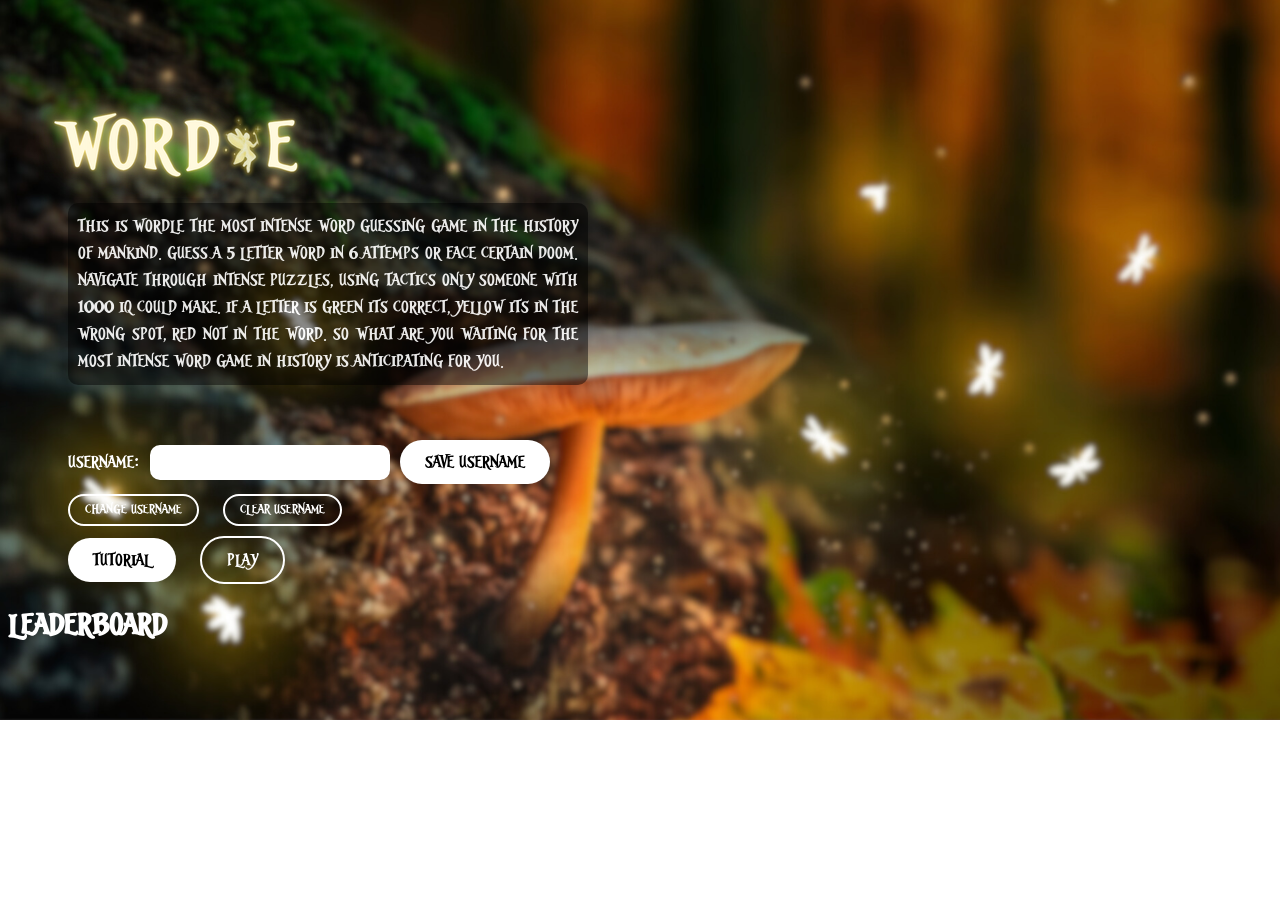
<file: index.html>
<!DOCTYPE html>
<html>

<head>
    <title>CR's AA Wordle</title>

    <meta charset="UTF-8">
    <meta name="author" content="CR's AA">
    <link rel="stylesheet" href="index.css">
</head>

<body onload="leaderboard()" >
    <header>
        <img class="logo" src="imgs/logo.png">
    </header>

    <p class="info">
        This is WORDLE the most intense word guessing game in the history of mankind. Guess a 5 letter word in 6 attemps
        or face certain doom. Navigate through intense puzzles, using tactics only someone with 1000 IQ could make. If a
        letter is green its correct, yellow its in the wrong spot, red not in the word. So what are you waiting for the
        most intense word game in history is anticipating for you.
    </p>

    <p id="result"></p>

    <form name="player-form" onsubmit="return validateForm()">
        <label for="username">Username:</label>
        <input type="text" name="username" id="username">

        <button type="submit" onclick="return saveUsername()">Save Username</button>

    </form>

    <div>
        <button id="changeUsername" type="button" onclick="changeUsername()">Change Username</button>
        <button id="clearUsername" type="button" onclick="clearUsername()">Clear Username</button>
    </div>

    <div>
        <button id="tutorialButton" type="button" onclick="location.href='tutorial.html'">Tutorial</button>
        <button id="playButton" type="button" onclick="location.href='level.html'">Play</button>
    </div>

    <div>
        <h1>Leaderboard</h1>
        <p id="leaderboard"></p>
    </div>


    <script src="index.js"></script>
</body>

</html>
</file>
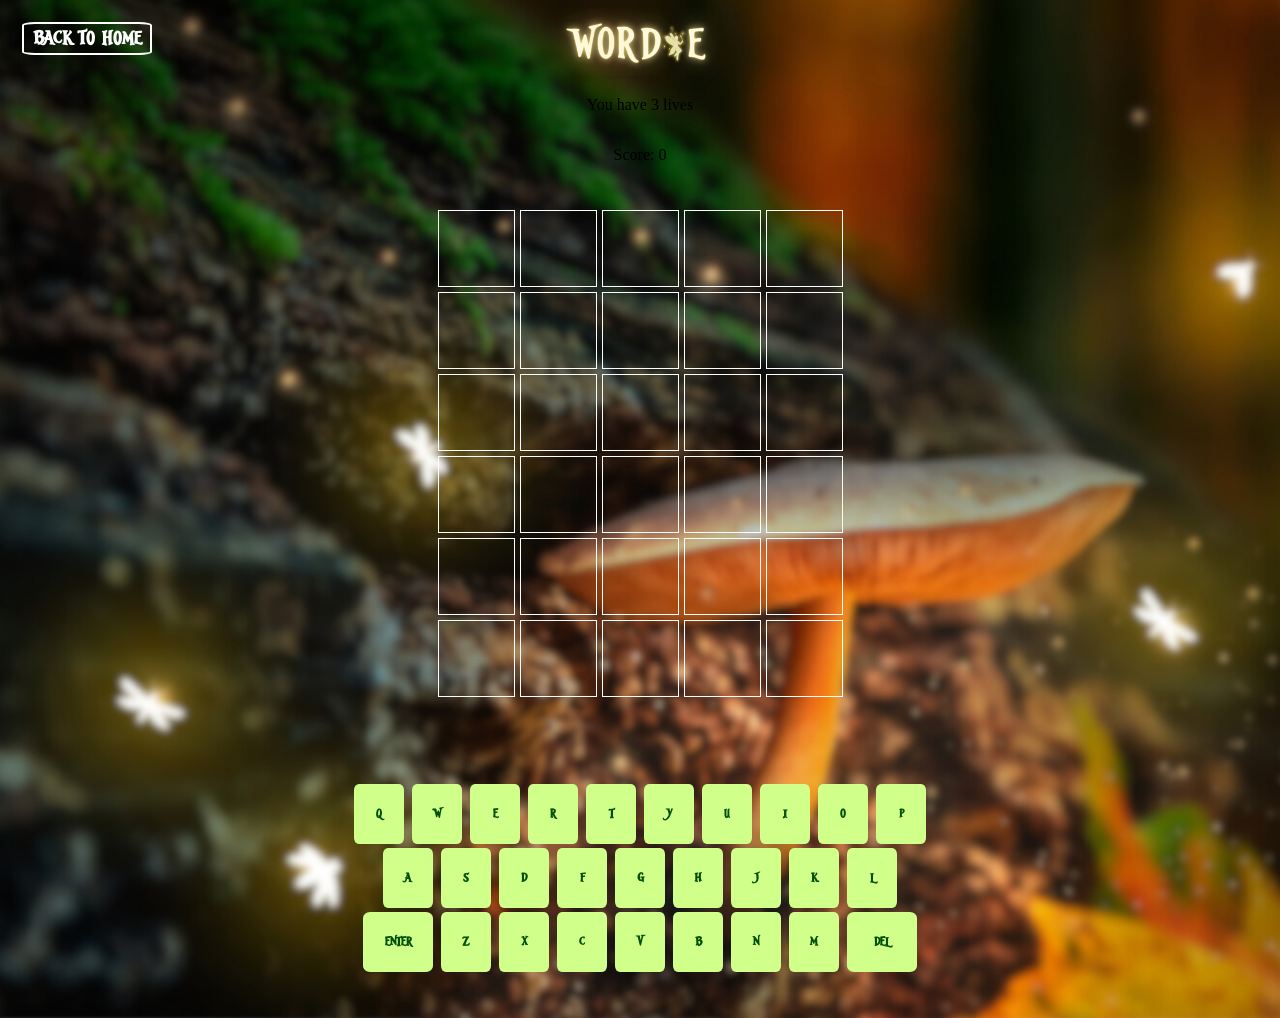
<file: game.html>
<!DOCTYPE html>
<html>

<head>
    <title>CR's AA Wordle</title>

    <meta charset="UTF-8">
    <meta name="author" content="CR's AA">
    <link rel="stylesheet" href="game.css">
</head>

<body>
    <button id="homeButton" type="button" onclick="location.href='index.html'">Back to Home</button>

    <header>
        <img class="logo" src="imgs/logo.png">
    </header>

    <p id="lives">You have 3 lives</p>
    <p id="score">Score: 0</p>

    <table>

        <tr>
            <td id="r1c1"></td>
            <td id="r1c2"></td>
            <td id="r1c3"></td>
            <td id="r1c4"></td>
            <td id="r1c5"></td>
        </tr>

        <tr>
            <td id="r2c1"></td>
            <td id="r2c2"></td>
            <td id="r2c3"></td>
            <td id="r2c4"></td>
            <td id="r2c5"></td>
        </tr>

        <tr>
            <td id="r3c1"></td>
            <td id="r3c2"></td>
            <td id="r3c3"></td>
            <td id="r3c4"></td>
            <td id="r3c5"></td>
        </tr>

        <tr>
            <td id="r4c1"></td>
            <td id="r4c2"></td>
            <td id="r4c3"></td>
            <td id="r4c4"></td>
            <td id="r4c5"></td>
        </tr>

        <tr>
            <td id="r5c1"></td>
            <td id="r5c2"></td>
            <td id="r5c3"></td>
            <td id="r5c4"></td>
            <td id="r5c5"></td>
        </tr>

        <tr>
            <td id="r6c1"></td>
            <td id="r6c2"></td>
            <td id="r6c3"></td>
            <td id="r6c4"></td>
            <td id="r6c5"></td>
        </tr>

    </table>

    <section class="response">
        <p id="result"></p>
        <button id="nxtPlayerButton" type="button" onclick="newPlayerButton(); location.href='index.html'">New
            Player</button>
        <button id="next" type="button" onclick="nextButton()">NEXT</button>
    </section>

    <section class="keyboard">
        <div class="keyRow">
            <button id="Q" type="button" onclick="onLetterClicked('Q')">Q</button>
            <button id="W" type="button" onclick="onLetterClicked('W')">W</button>
            <button id="E" type="button" onclick="onLetterClicked('E')">E</button>
            <button id="R" type="button" onclick="onLetterClicked('R')">R</button>
            <button id="T" type="button" onclick="onLetterClicked('T')">T</button>
            <button id="Y" type="button" onclick="onLetterClicked('Y')">Y</button>
            <button id="U" type="button" onclick="onLetterClicked('U')">U</button>
            <button id="I" type="button" onclick="onLetterClicked('I')">I</button>
            <button id="O" type="button" onclick="onLetterClicked('O')">O</button>
            <button id="P" type="button" onclick="onLetterClicked('P')">P</button>
        </div>

        <div class="keyRow">
            <button id="A" type="button" onclick="onLetterClicked('A')">A</button>
            <button id="S" type="button" onclick="onLetterClicked('S')">S</button>
            <button id="D" type="button" onclick="onLetterClicked('D')">D</button>
            <button id="F" type="button" onclick="onLetterClicked('F')">F</button>
            <button id="G" type="button" onclick="onLetterClicked('G')">G</button>
            <button id="H" type="button" onclick="onLetterClicked('H')">H</button>
            <button id="J" type="button" onclick="onLetterClicked('J')">J</button>
            <button id="K" type="button" onclick="onLetterClicked('K')">K</button>
            <button id="L" type="button" onclick="onLetterClicked('L')">L</button>
        </div>

        <div class="keyRow">
            <button id="ENTER" class="longBut" type="button" onclick="onEnterClicked()">ENTER</button>
            <button id="Z" type="button" onclick="onLetterClicked('Z')">Z</button>
            <button id="X" type="button" onclick="onLetterClicked('X')">X</button>
            <button id="C" type="button" onclick="onLetterClicked('C')">C</button>
            <button id="V" type="button" onclick="onLetterClicked('V')">V</button>
            <button id="B" type="button" onclick="onLetterClicked('B')">B</button>
            <button id="N" type="button" onclick="onLetterClicked('N')">N</button>
            <button id="M" type="button" onclick="onLetterClicked('M')">M</button>
            <button id="DEL" class="longBut" type="button" onclick="onDelClicked()">DEL</button>
        </div>
        <br><br>


        <script src="game.js"></script>
</body>

</html>
</file>
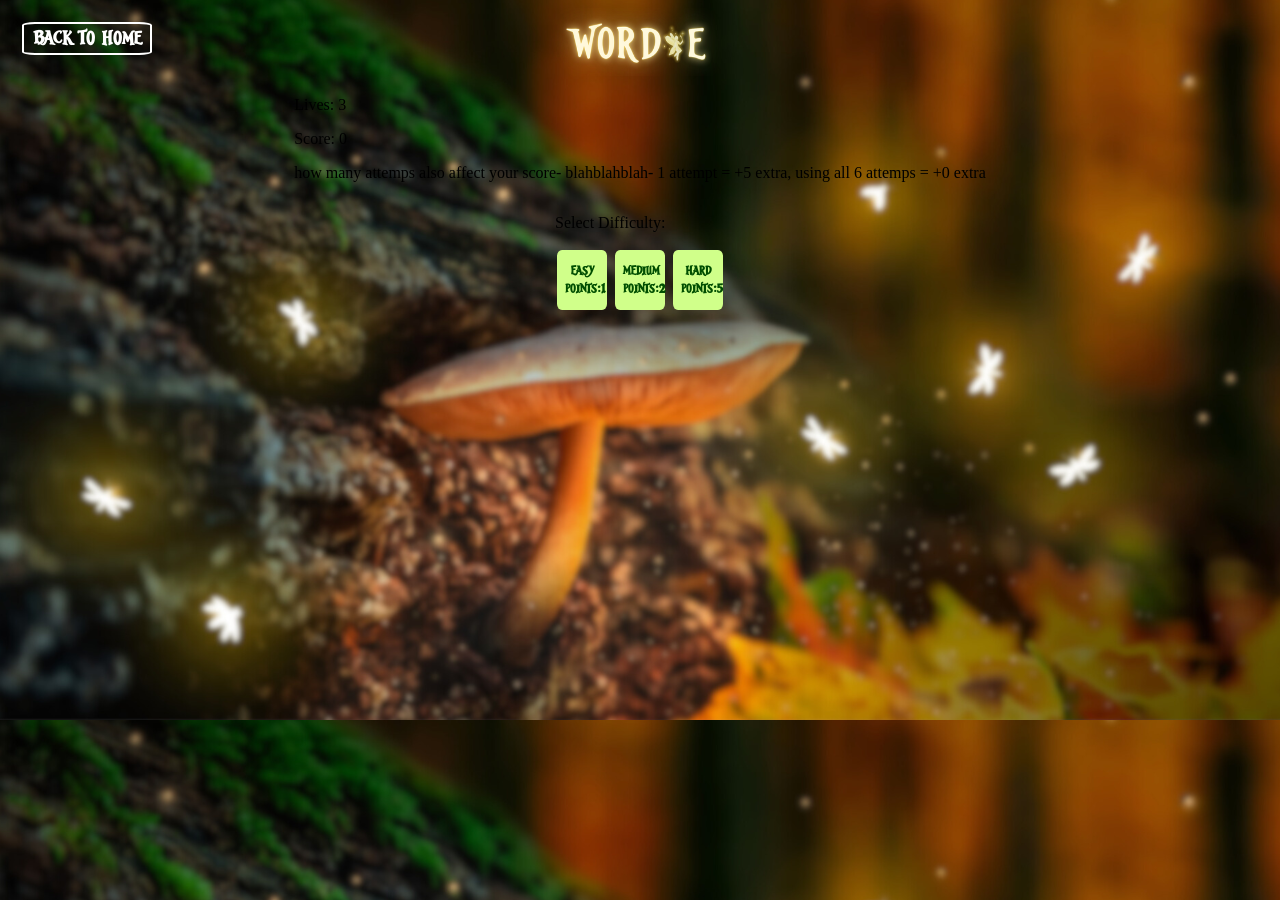
<file: level.html>
<!DOCTYPE html>
<html>

<head>
    <title>CR's AA Wordle</title>

    <meta charset="UTF-8">
    <meta name="author" content="CR's AA">
    <link rel="stylesheet" href="game.css">
</head>

<body>
    <button id="homeButton" type="button" onclick="location.href='index.html'">Back to Home</button>

    <header>
        <img class="logo" src="imgs/logo.png">
    </header>

    <section class="additionalInfo">
        <p id="lives">Lives: 3</p>
        <p id="score">Score: 0</p>
        <p id="infoAndOther">how many attemps also affect your score- blahblahblah- 1 attempt = +5 extra, using all 6 attemps = +0 extra</p>
    </section>

    <section class="gameUI">
        <p>Select Difficulty:</p>
        <button onclick="saveDifficulty('easy'); location.href='game.html'">Easy Points:1</button>
        <button onclick="saveDifficulty('medium'); location.href='game.html'">Medium Points:2</button>
        <button onclick="saveDifficulty('hard'); location.href='game.html'">Hard Points:5</button>
    </section>

    <script src="level.js"></script>
</body>

</html>
</file>
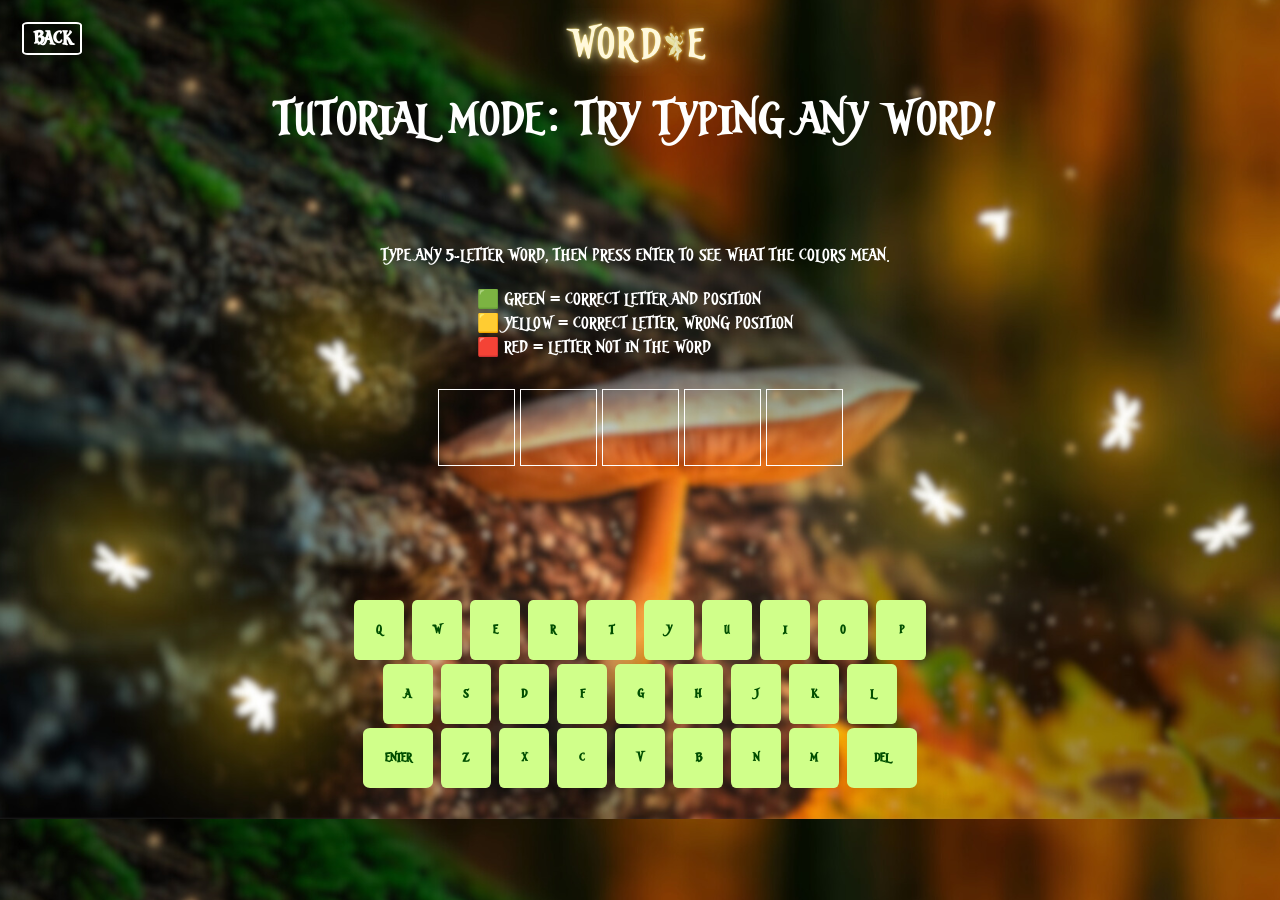
<file: tutorial.html>
<!DOCTYPE html>
<html>

<head>
    <title>CR's AA Wordle</title>

    <meta charset="UTF-8">
    <meta name="author" content="Rice">
    <link rel="stylesheet" href="tutorial.css">
</head>

<body onload="loadUsername()">
    <button id="backButton" type="button" onclick="location.href='index.html'">Back</button>

    <img class="logo" src="imgs/logo.png">

    <p id="greetings"></p>

    <p id="instruction">Type any 5-letter word, then press ENTER to see what the colors mean.</p>
    <p id="colorInstruction">
        🟩 Green = Correct letter and position <br>
        🟨 Yellow = Correct letter, wrong position <br>
        🟥 Red = Letter not in the word
    </p>

    <table>
        <tr>
            <td id="r1c1"></td>
            <td id="r1c2"></td>
            <td id="r1c3"></td>
            <td id="r1c4"></td>
            <td id="r1c5"></td>
        </tr>
    </table>

    <p id="result"></p>
    <button id="playButton" type="button" onclick="location.href='level.html'">Play</button>

    <section class="keyboard">
        <div class="keyRow">
            <button id="Q" type="button" onclick="onLetterClicked('Q')">Q</button>
            <button id="W" type="button" onclick="onLetterClicked('W')">W</button>
            <button id="E" type="button" onclick="onLetterClicked('E')">E</button>
            <button id="R" type="button" onclick="onLetterClicked('R')">R</button>
            <button id="T" type="button" onclick="onLetterClicked('T')">T</button>
            <button id="Y" type="button" onclick="onLetterClicked('Y')">Y</button>
            <button id="U" type="button" onclick="onLetterClicked('U')">U</button>
            <button id="I" type="button" onclick="onLetterClicked('I')">I</button>
            <button id="O" type="button" onclick="onLetterClicked('O')">O</button>
            <button id="P" type="button" onclick="onLetterClicked('P')">P</button>
        </div>

        <div class="keyRow">
            <button id="A" type="button" onclick="onLetterClicked('A')">A</button>
            <button id="S" type="button" onclick="onLetterClicked('S')">S</button>
            <button id="D" type="button" onclick="onLetterClicked('D')">D</button>
            <button id="F" type="button" onclick="onLetterClicked('F')">F</button>
            <button id="G" type="button" onclick="onLetterClicked('G')">G</button>
            <button id="H" type="button" onclick="onLetterClicked('H')">H</button>
            <button id="J" type="button" onclick="onLetterClicked('J')">J</button>
            <button id="K" type="button" onclick="onLetterClicked('K')">K</button>
            <button id="L" type="button" onclick="onLetterClicked('L')">L</button>
        </div>

        <div class="keyRow">
            <button id="ENTER" class="longBut" type="button" onclick="onEnterClicked()">ENTER</button>
            <button id="Z" type="button" onclick="onLetterClicked('Z')">Z</button>
            <button id="X" type="button" onclick="onLetterClicked('X')">X</button>
            <button id="C" type="button" onclick="onLetterClicked('C')">C</button>
            <button id="V" type="button" onclick="onLetterClicked('V')">V</button>
            <button id="B" type="button" onclick="onLetterClicked('B')">B</button>
            <button id="N" type="button" onclick="onLetterClicked('N')">N</button>
            <button id="M" type="button" onclick="onLetterClicked('M')">M</button>
            <button id="DEL" class="longBut" type="button" onclick="onDelClicked()">DEL</button>
        </div>
        <br>

        <script src="tutorial.js"></script>
</body>

</html>
</file>
<file: index.css>
@font-face {
    font-family: "Fantasy";
    src: url("fonts/AGracefulSpirit-ARKBx.ttf");
}

body {
    display: flex;
    flex-direction: column;
    justify-content: center;
    font-family: "Fantasy";
    color: white;
    background-image: url(imgs/bgV2.png);
    background-repeat: no-repeat;
    background-size: cover;
}

.logo {
    margin-top: 80px;
}

.info {
    max-width: 500px;
    margin: 0 0 0 60px;
    line-height: 1.5;
    opacity: 0.9;
    font-size: 18px;
    text-align: justify;
    padding: 10px;
    border-radius: 10px;
    background-color: rgba(0, 0, 0, 0.50);
}

#result {
    margin-left: 80px;
    margin-bottom: 10px;
    font-size: 25px;
    text-align: justify;
}

form {
    margin-left: 60px;
    margin-top: 20px;
    display: flex;
    flex-direction: row;
    align-items: center;
    gap: 10px;
}

label {
    font-size: 18px;
}

input[type="text"] {
    padding: 10px;
    border-radius: 10px;
    border: none;
    width: 220px;
}

button {
    padding: 10px 25px;
    border-radius: 30px;
    width: fit-content;
    border: none;
    font-size: 18px;
    cursor: pointer;
    transition: 0.3s;
    font-family: "Fantasy";
}

form button {
    margin-left: 0;
    background: white;
    color: black;
}

#tutorialButton {
    background: white;
    color: black;
    margin: 10px 10px 0 60px;
}

#playButton {
    background: transparent;
    border: 2px solid white;
    color: white;
    margin: 10px 10px 0 10px;
}

#changeUsername {
    background: transparent;
    border: 2px solid white;
    color: white;
    padding: 5px 15px;
    margin: 10px 10px 0 60px;
    font-size: 14px;
}

#clearUsername {
    background: transparent;
    border: 2px solid white;
    color: white;
    padding: 5px 15px;
    margin: 10px 10px 0 10px;
    font-size: 14px;
}

button:hover {
    transform: scale(1.05);
    opacity: 0.9;
}
</file>
<file: game.css>
@font-face {
    font-family: "Fantasy";
    src: url(fonts/AGracefulSpirit-ARKBx.ttf);
}

body {
    background-image: url(imgs/bgV2.png);
    background-size: cover;
    display: flex;
    align-items: center;
    justify-content: center;
    flex-direction: column;
}

.logo {
    width: 200px;
    height: 68px;
}

table {
    margin-top: 25px;
    border-spacing: 5px;
    border-color: black;
    font-family: "Fantasy";
}

td,
th {
    border: 1px solid white;
    height: 75px;
    width: 75px;
    margin: 20px;
    padding: 0;
    text-align: center;
    vertical-align: middle;
    font-size: 32px;
    font-weight: bold;
    color: white;
}

.keyboard {
    display: flex;
    flex-direction: column;
    align-items: center;
    justify-content: center;
}

.response {
    display: flex;
    flex-direction: row;
    align-items: center;
    justify-content: center;
    margin-top: 20px;
    width: auto;
    height: 60px;
    gap: 10px;
}

.longBut {
    width: 70px
}

button {
    margin: 2px;
    height: 60px;
    width: 50px;
    border-radius: 10%;
    border-color: rgba(240, 248, 255, 0);
    font-weight: bold;
    cursor: pointer;
    font-family: "Fantasy";
    background-color: rgb(208, 255, 138);
    color: rgb(0, 78, 0);
}

button:hover {
    background-color: rgb(255, 250, 173);
}

#homeButton:hover {
    transform: scale(1.05);
    opacity: 0.9;
}

#restart:hover {
    transform: scale(1.05);
    opacity: 0.9;
}

button:active {
    background-color: rgb(255, 246, 124);
}

#nxtPlayerButton {
    visibility: hidden;
    margin: 2px;
    height: 40px;
    width: 80px;
    border-radius: 10%;
    border: 2px solid white;
    color: white;
    background: transparent;
    font-size: 18px;
    font-family: "Fantasy";
}

#next {
    visibility: hidden;
    margin: 2px;
    height: 40px;
    width: 80px;
    border-radius: 10%;
    border: 2px solid white;
    color: white;
    background: transparent;
    font-size: 18px;
    font-family: "Fantasy";
}

#result {
    margin: 20px;
    padding: 0px;
    text-align: center;
    vertical-align: middle;
    font-size: 18px;
    color: rgb(255, 255, 255);
    font-family: "Fantasy";
    height: 50px;
    line-height: 50px;
}

#homeButton {
    position: fixed;
    top: 20px;
    left: 20px;
    width: 130px;
    height: auto;
    font-size: 20px;
    background: transparent;
    border: 2px solid white;
    color: white;
}
</file>
<file: tutorial.css>
@font-face {
    font-family: "Fantasy";
    src: url("fonts/AGracefulSpirit-ARKBx.ttf");
}

body {
    font-family: "Fantasy";
    color: white;
    text-align: center;
    background-image: url("imgs/bgV2.png");
    background-size: cover;
    display: flex;
    align-items: center;
    justify-content: center;
    flex-direction: column;
}

.logo {
    width: 200px;
    height: 68px;
}

#greetings {
    font-size: 50px;
    margin: 10px 10px 0 0;
}

#instruction {
    font-size: 18px;
    margin: 90px 10px 0 0;
}

#colorInstruction {
    font-size: 18px;
    text-align: justify;
    margin: 20px 10px 0 0;
}

table {
    margin-top: 25px;
    border-spacing: 5px;
    border-color: black;
    font-family: "Fantasy";
}

td,
th {
    border: 1px solid white;
    height: 75px;
    width: 75px;
    margin: 20px;
    padding: 0;
    text-align: center;
    vertical-align: middle;
    font-size: 32px;
    font-weight: bold;
    color: white;
}

.keyboard {
    display: flex;
    flex-direction: column;
    align-items: center;
    justify-content: center;
    margin-top: 50px;
}

button {
    margin: 2px;
    height: 60px;
    width: 50px;
    border-radius: 10%;
    border-color: rgba(240, 248, 255, 0);
    font-weight: bold;
    cursor: pointer;
    font-family: "Fantasy";
    background-color: rgb(208, 255, 138);
    color: rgb(0, 78, 0);
}

.longBut {
    width: 70px
}

button:hover {
    background-color: rgb(255, 250, 173);
}

#backButton:hover {
    transform: scale(1.05);
    opacity: 0.9;
}

#playButton:hover {
    transform: scale(1.05);
    opacity: 0.9;
}

button:active {
    background-color: rgb(255, 246, 124);
}

#backButton {
    position: fixed;
    top: 20px;
    left: 20px;
    width: 60px;
    height: auto;
    font-size: 20px;
    background: transparent;
    border: 2px solid white;
    color: white;
}

#playButton {
    width: 60px;
    height: auto;
    font-size: 20px;
    background: transparent;
    border: 2px solid white;
    color: white;
}

#result {
    margin: 20px;
    padding: 0px;
    text-align: center;
    vertical-align: middle;
    font-size: 25px;
    font-weight: bold;
    color: rgb(255, 255, 255);
    font-family: "Fantasy";
}
</file>
